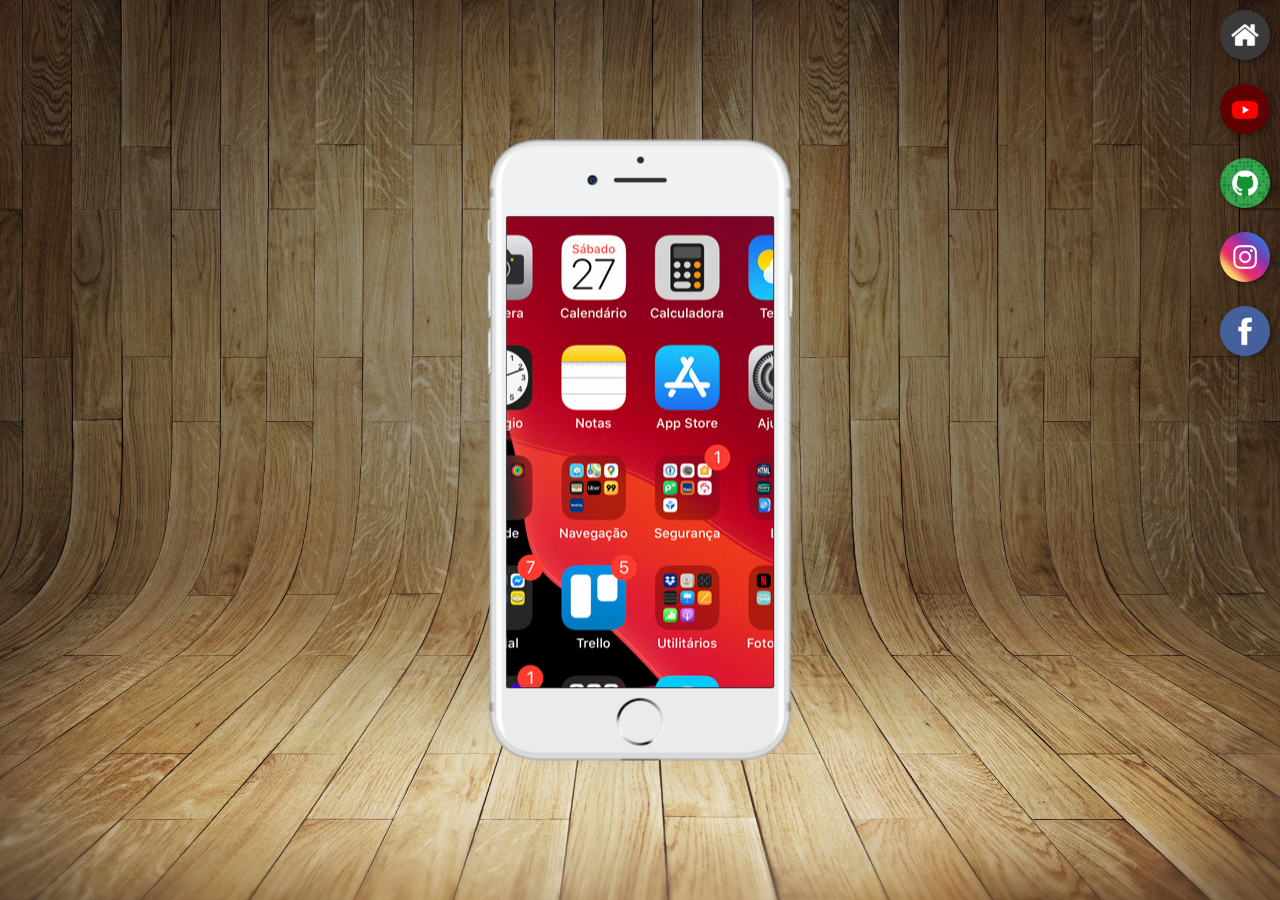
<file: index.html>
<!DOCTYPE html>
<html lang="pt-br">
<head>
    <meta charset="UTF-8">
    <meta http-equiv="X-UA-Compatible" content="IE=edge">
    <meta name="viewport" content="width=device-width, initial-scale=1.0">
    <link rel="shortcut icon" href="favicon.ico" type="image/x-icon">
    <link rel="stylesheet" href="estilos/style.css">
    <title>Projeto redes sociais</title>
</head>
<body>
        <main>
            <section id="telefone">
                <iframe src="home.html" name="tela" id="tela" 
                frameborder="0">
                    Seu navegador não é compatível com isso. 
                </iframe>

            </section>
            <section id="redes-sociais">
                <a href="home.html" target="tela"><img src="imagens/logo-home.jpg" alt=""></a> <br>
                <a href="youtube.html" target="tela"><img src="imagens/logo-youtube.jpg" alt=""></a> <br>
                <a href="github.html" target="tela"><img src="imagens/logo-github.jpg" alt=""></a> <br>
                <a href="instagram.html" target="tela"><img src="imagens/logo-instagram.jpg" alt=""></a> <br>
                <a href="facebook.html" target="tela"><img src="imagens/logo-facebook.jpg" alt=""></a> <br>
            </section>
        </main>
</body>
</html>
</file>
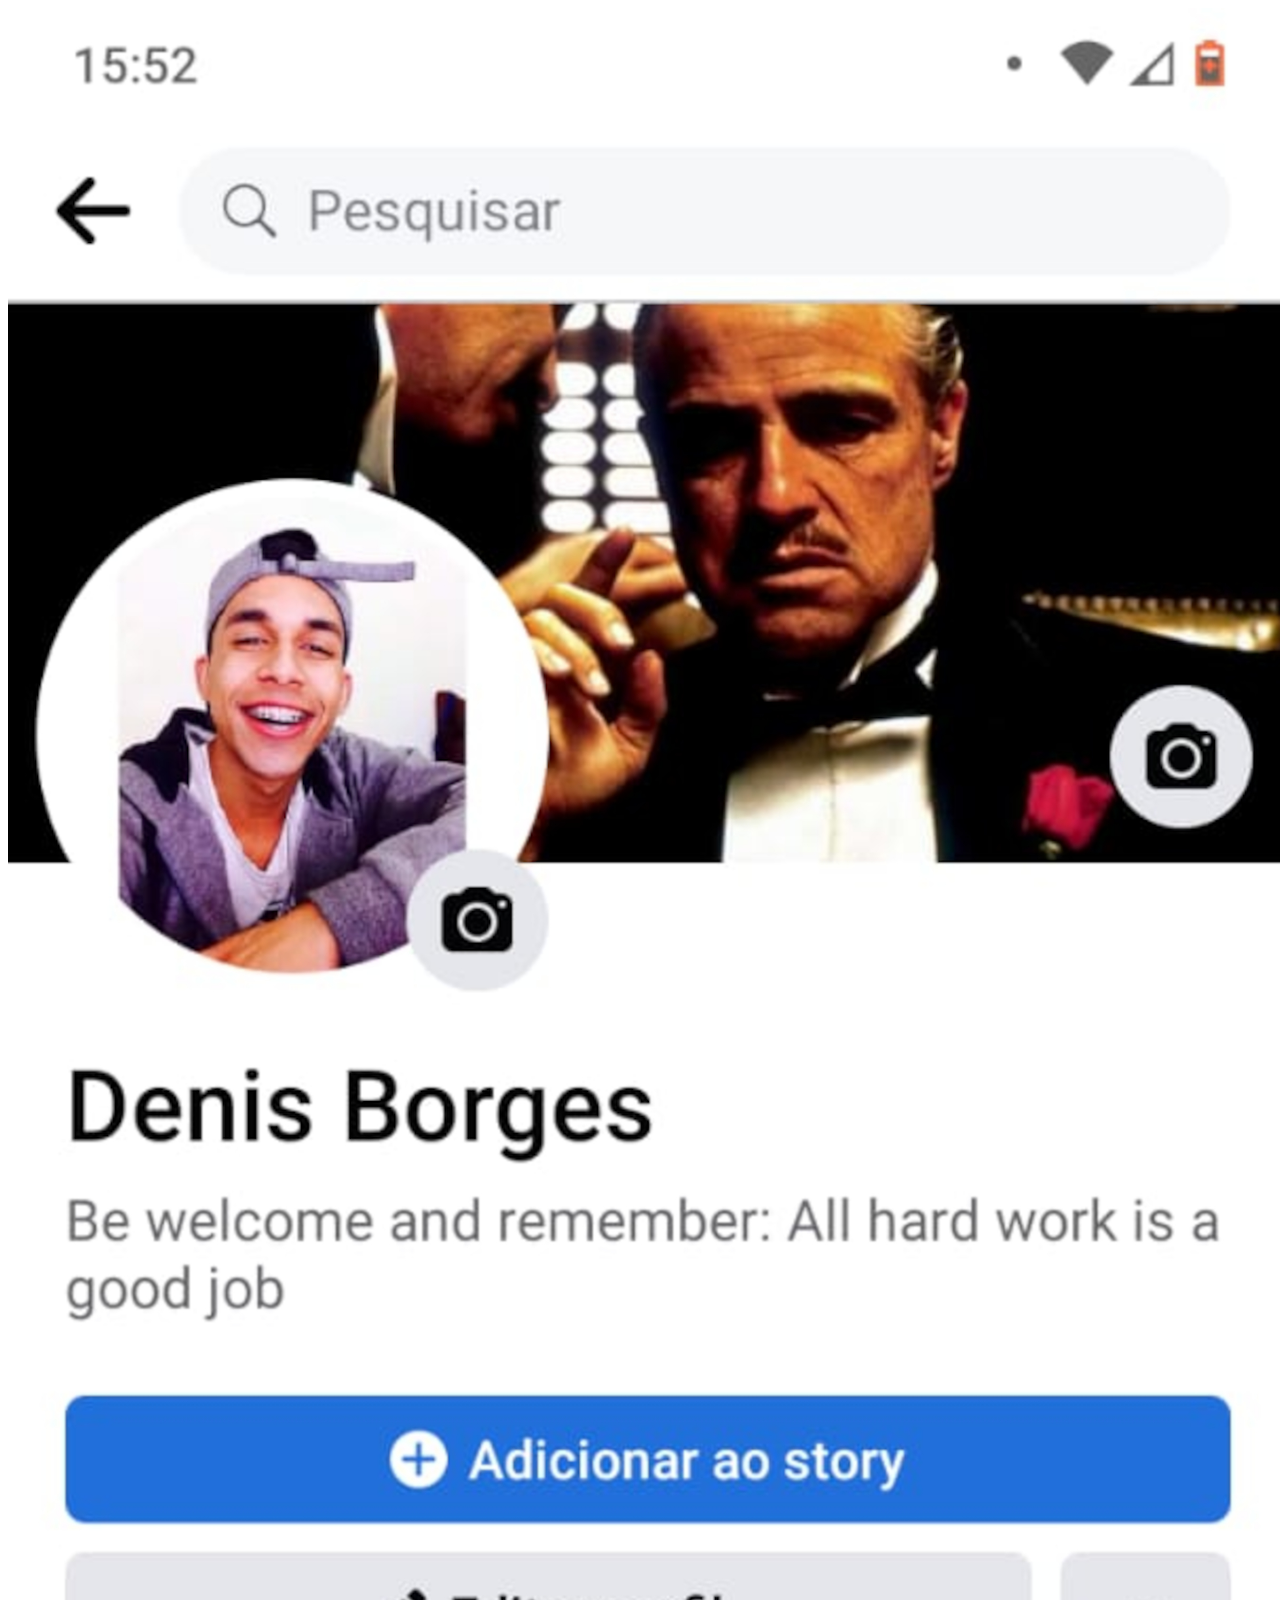
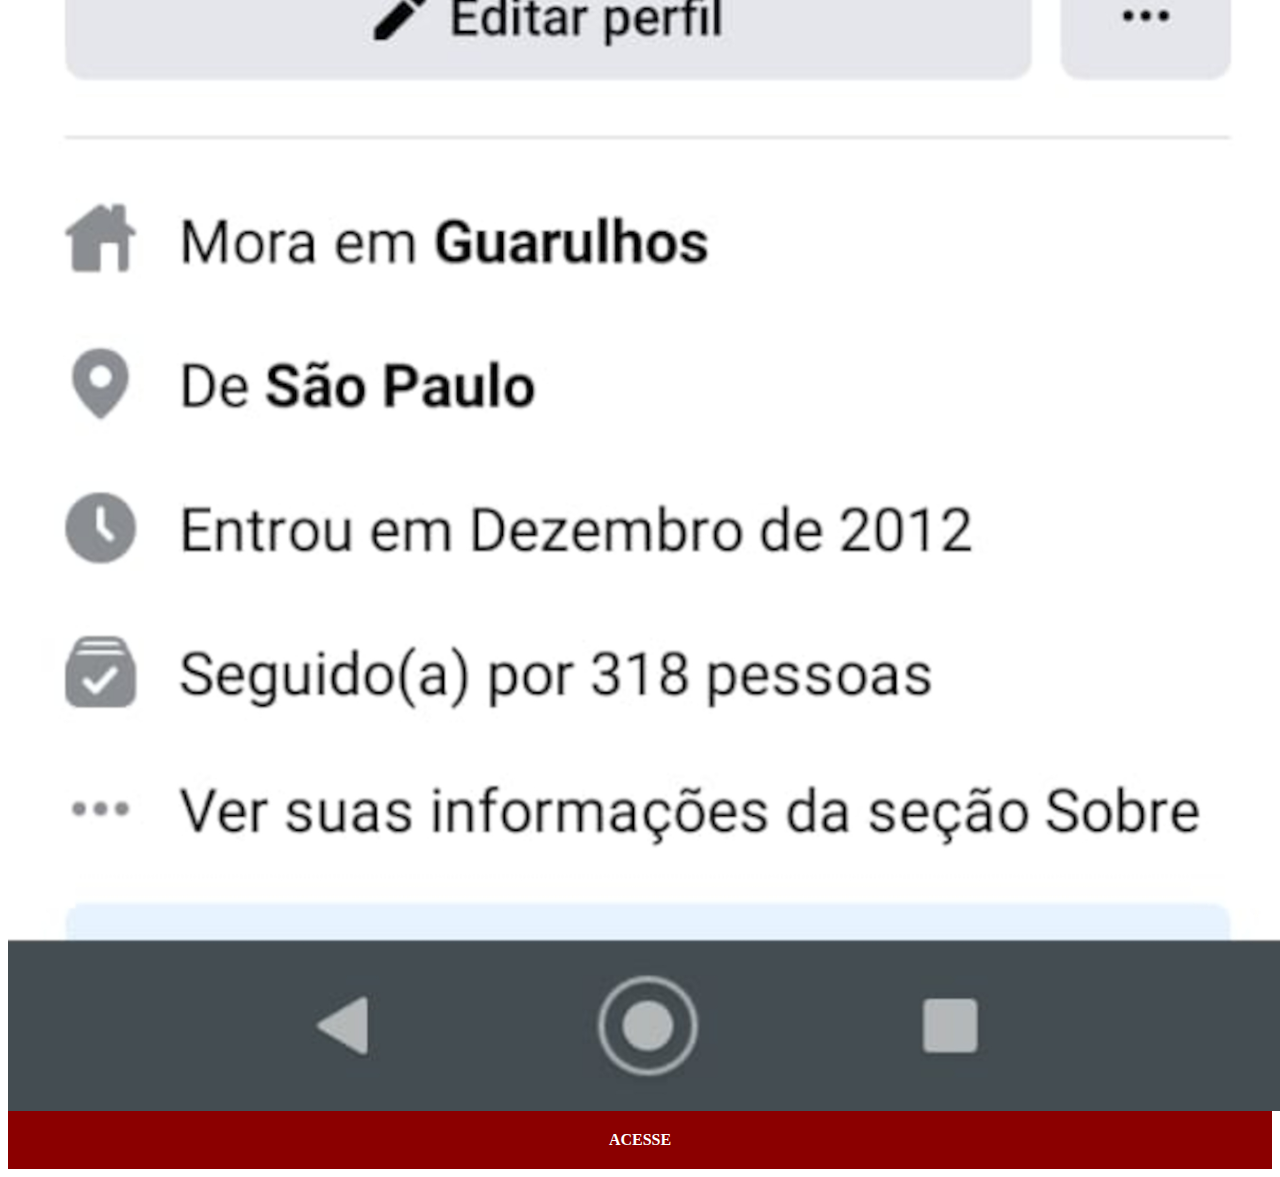
<file: facebook.html>
<!DOCTYPE html>
<html lang="pt-br">
<head>
    <meta charset="UTF-8">
    <meta http-equiv="X-UA-Compatible" content="IE=edge">
    <meta name="viewport" content="width=device-width, initial-scale=1.0">
    <title>Facebook</title>
    <link rel="stylesheet" href="estilos/social.css">
</head>
<body>
    <img src="imagens/facebook-me2.jpeg" alt="facebook">
    <a href="https://www.facebook.com/denissousab" target="_blank">ACESSE</a>
</body>
</html>
</file>
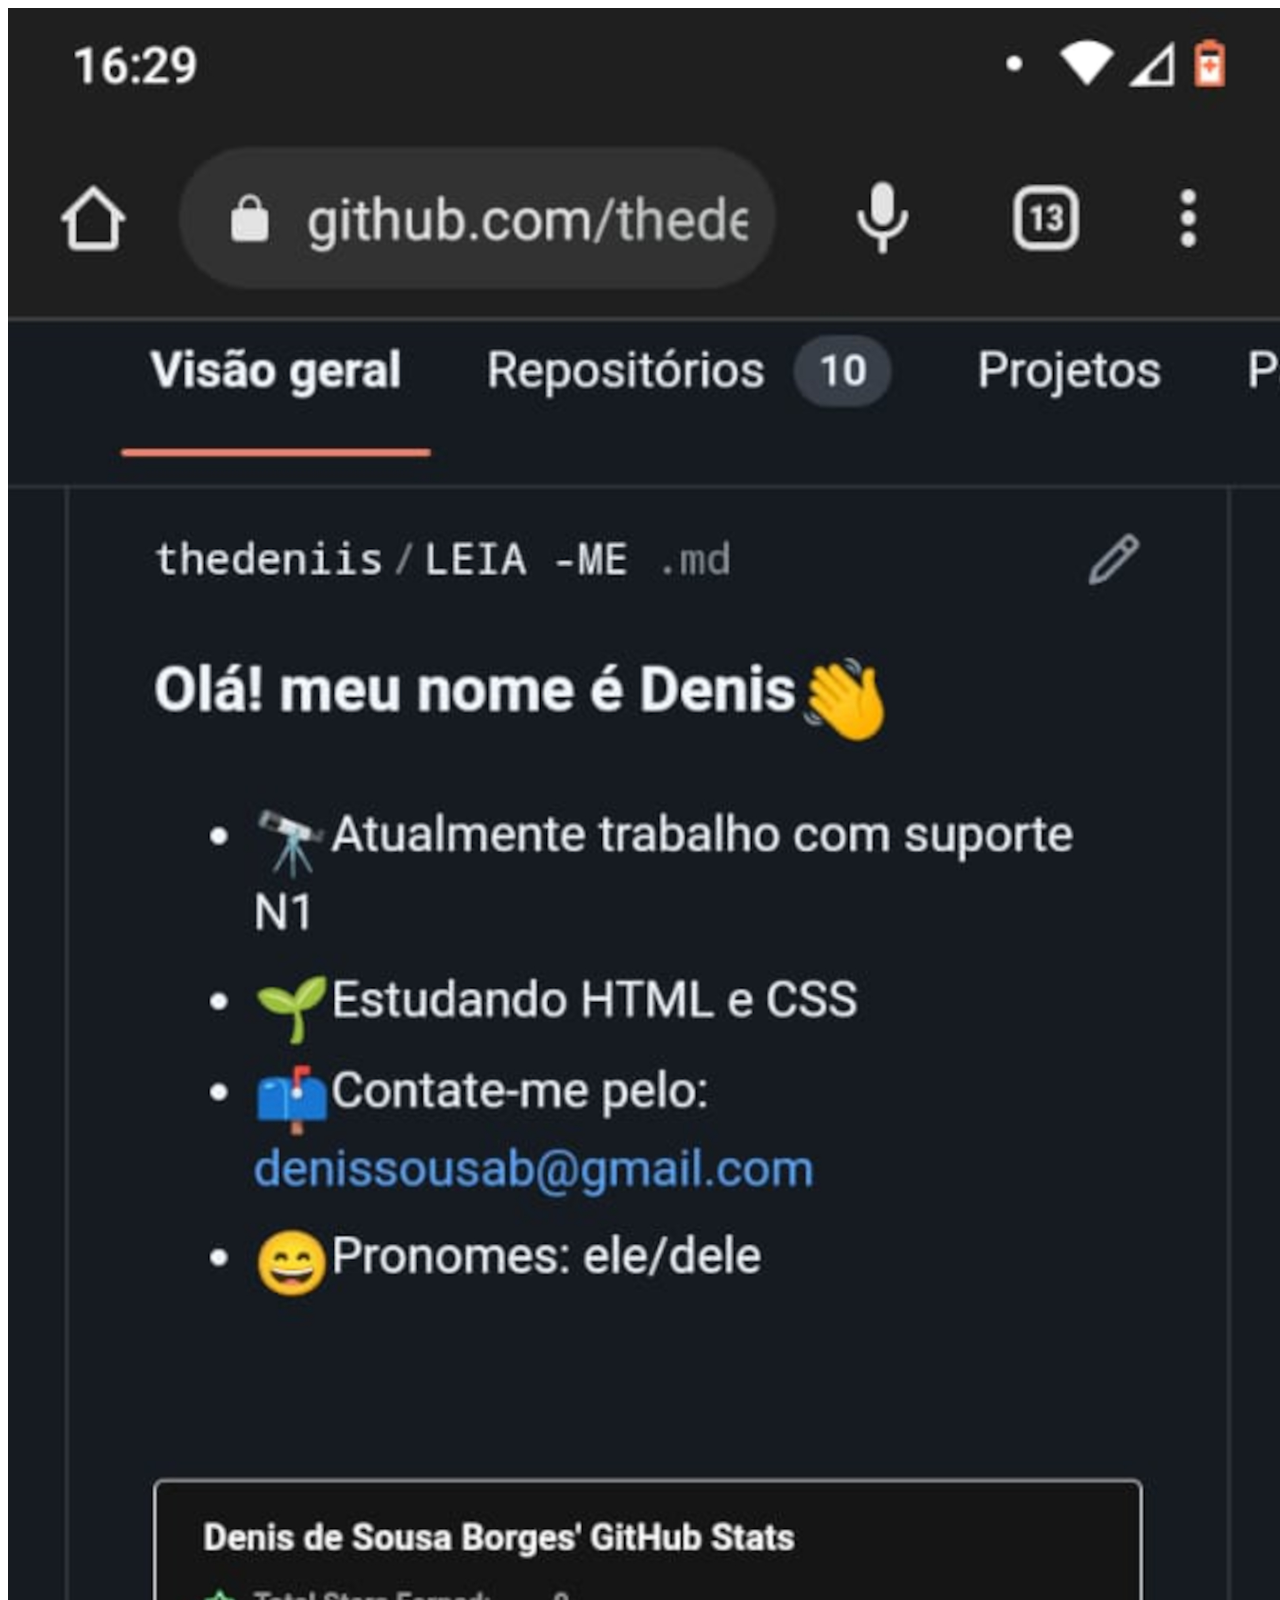
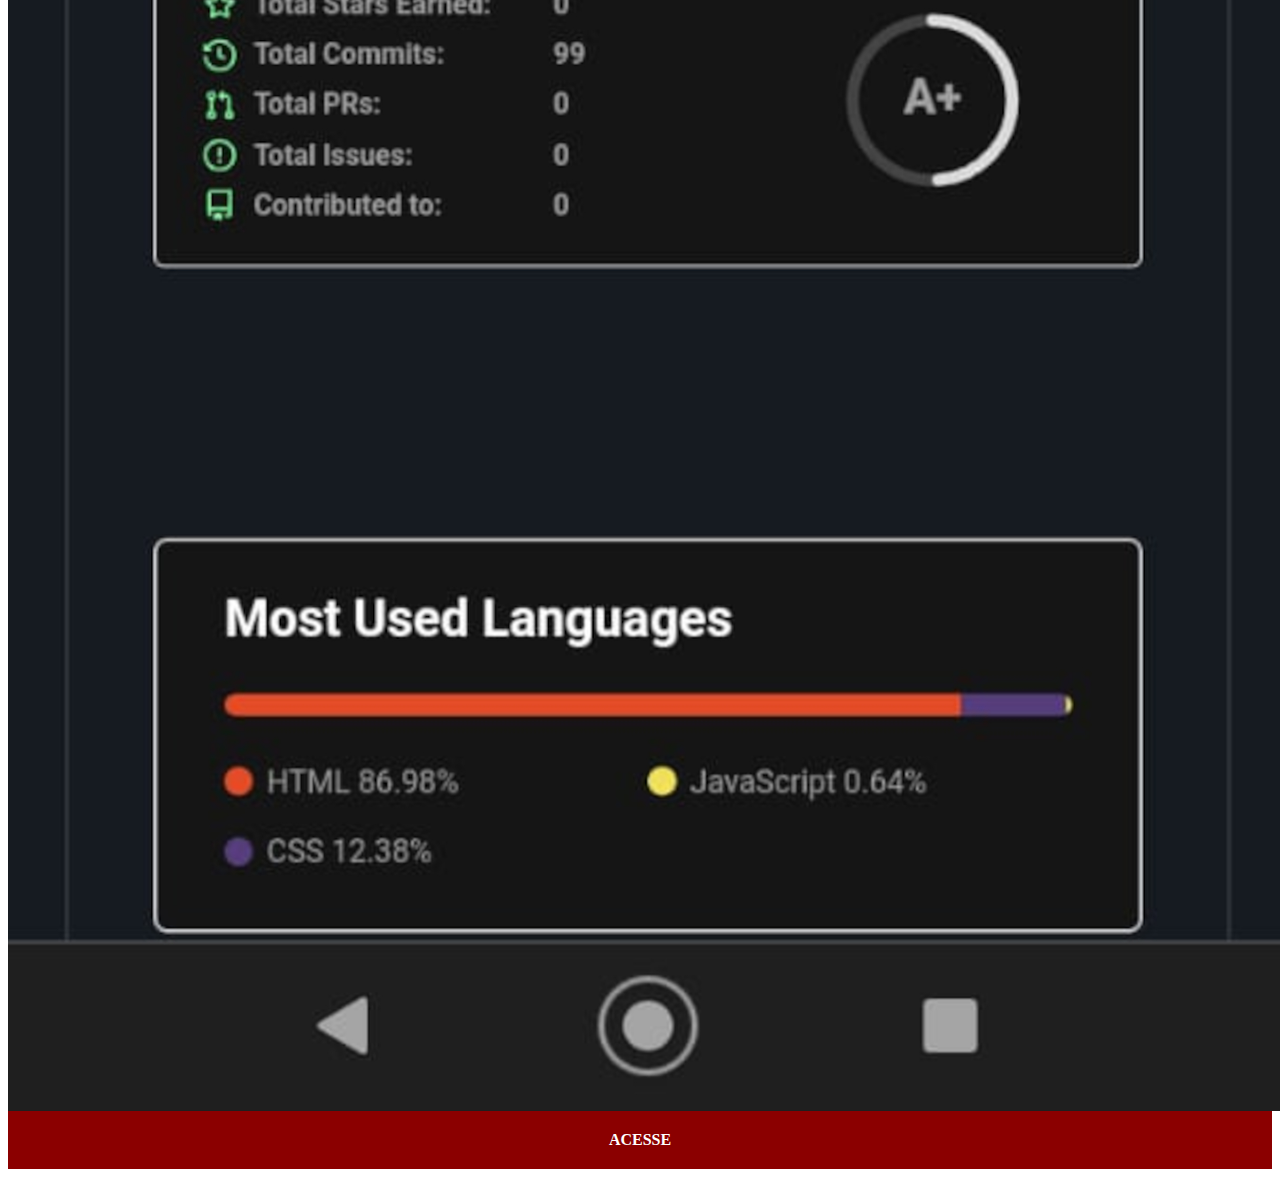
<file: github.html>
<!DOCTYPE html>
<html lang="pt-br">
<head>
    <meta charset="UTF-8">
    <meta http-equiv="X-UA-Compatible" content="IE=edge">
    <meta name="viewport" content="width=device-width, initial-scale=1.0">
    <title>GitHub</title>
    <link rel="stylesheet" href="estilos\social.css">
</head>
<body>
    <img src="imagens/github-m3.jpeg" alt="GitHub">
    <a href="https://github.com/thedeniis" target="_blank">ACESSE</a>
</body>
</html>
</file>
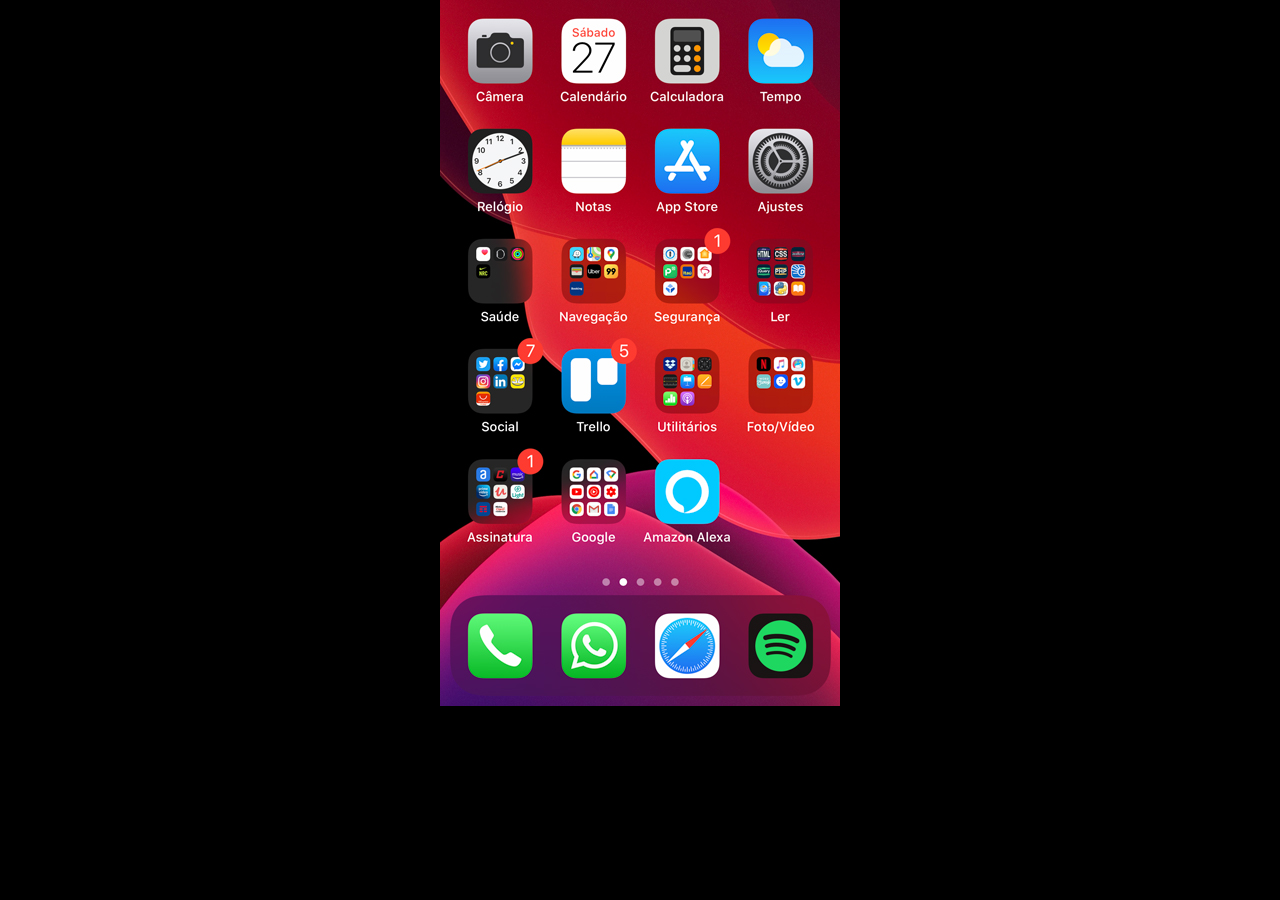
<file: home.html>
<!DOCTYPE html>
<html lang="pt-br">
<head>
    <meta charset="UTF-8">
    <meta http-equiv="X-UA-Compatible" content="IE=edge">
    <meta name="viewport" content="width=device-width, initial-scale=1.0">
    <title>HOME</title>
</head>
<style>
    *
    {
        margin: 0px;
        padding: 0px;
    }
    body
    {
        width: 100vw;
        height: 100vh;
        background: black url('imagens/tela-home.jpg') no-repeat top center;
    }
</style>
<body>
    
</body>
</html>
</file>
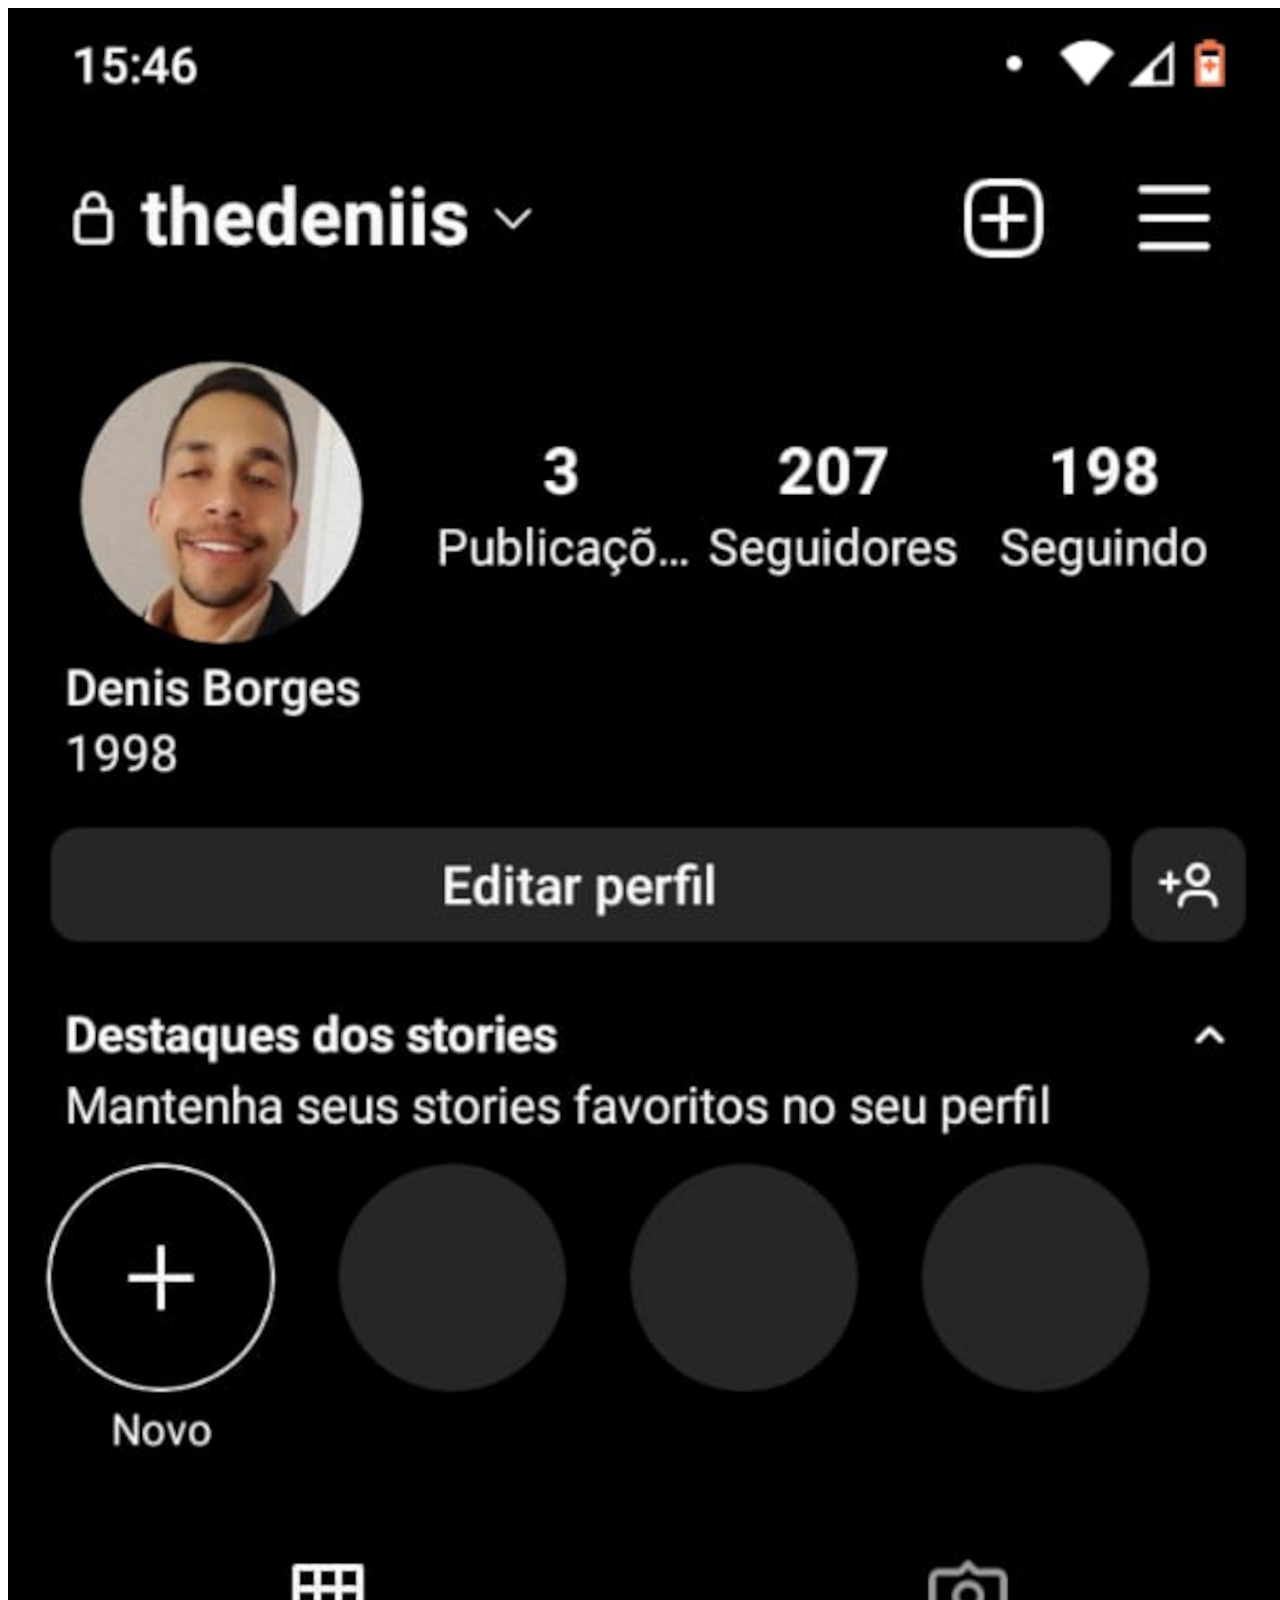
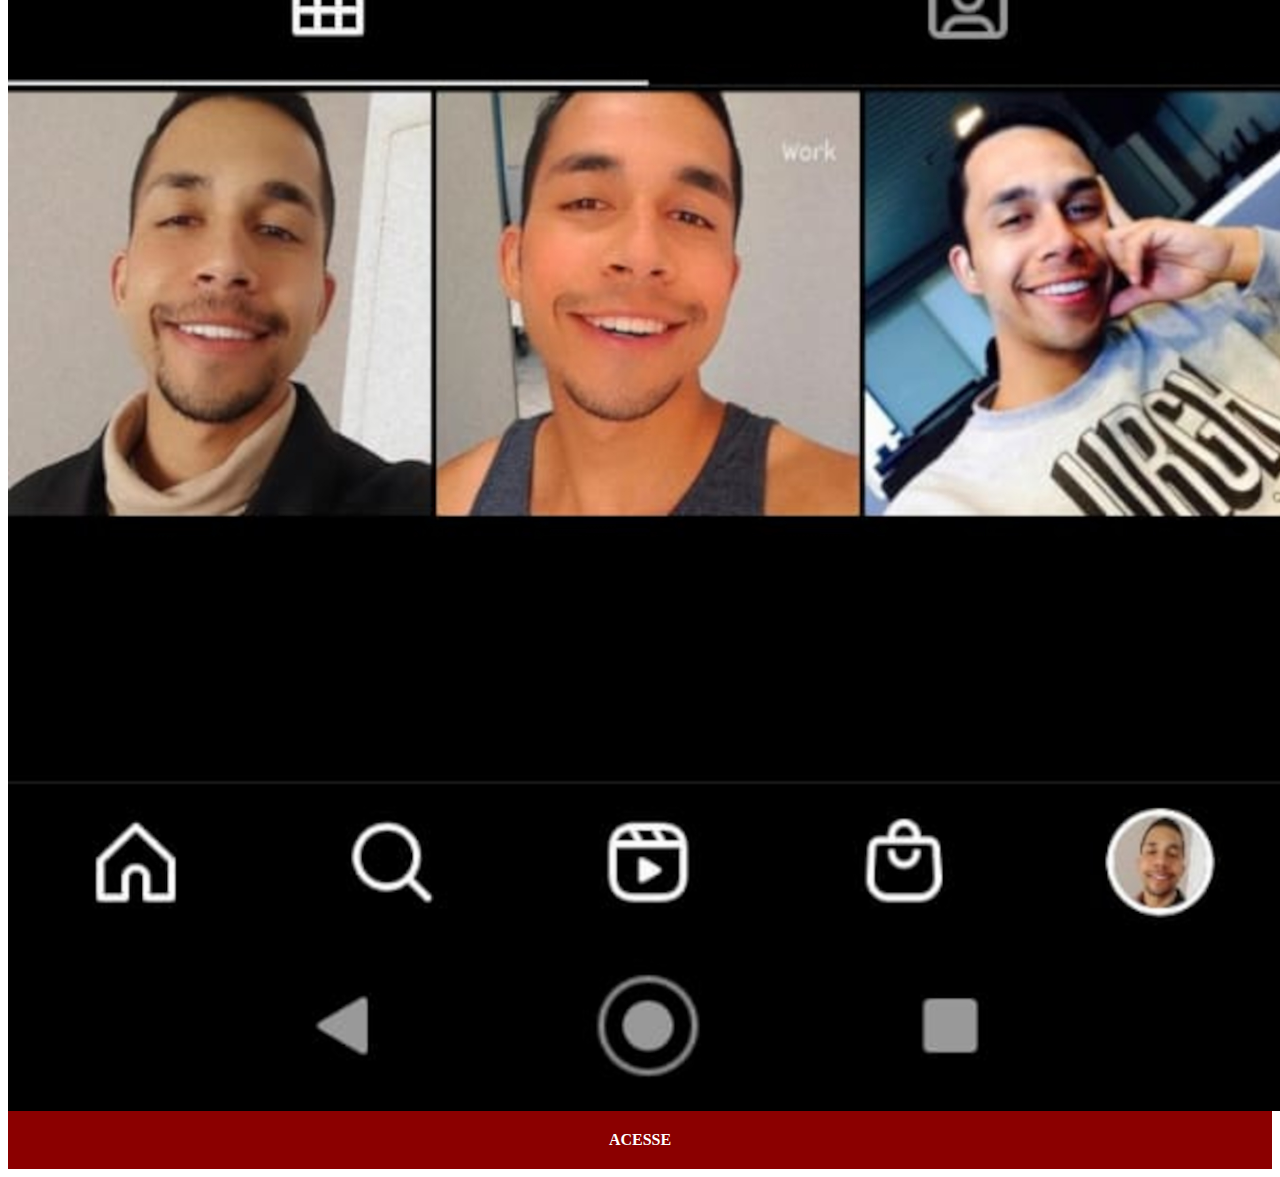
<file: instagram.html>
<!DOCTYPE html>
<html lang="pt-br">
<head>
    <meta charset="UTF-8">
    <meta http-equiv="X-UA-Compatible" content="IE=edge">
    <meta name="viewport" content="width=device-width, initial-scale=1.0">
    <title>Instagram</title>
    <link rel="stylesheet" href="estilos/social.css">
</head>
<body>
    <img src="imagens/instagram-me1.jpeg" alt="instagram">
    <a href="https://www.instagram.com/thedeniis/" 
    target="_blank">ACESSE</a>
</body>
</html>
</file>
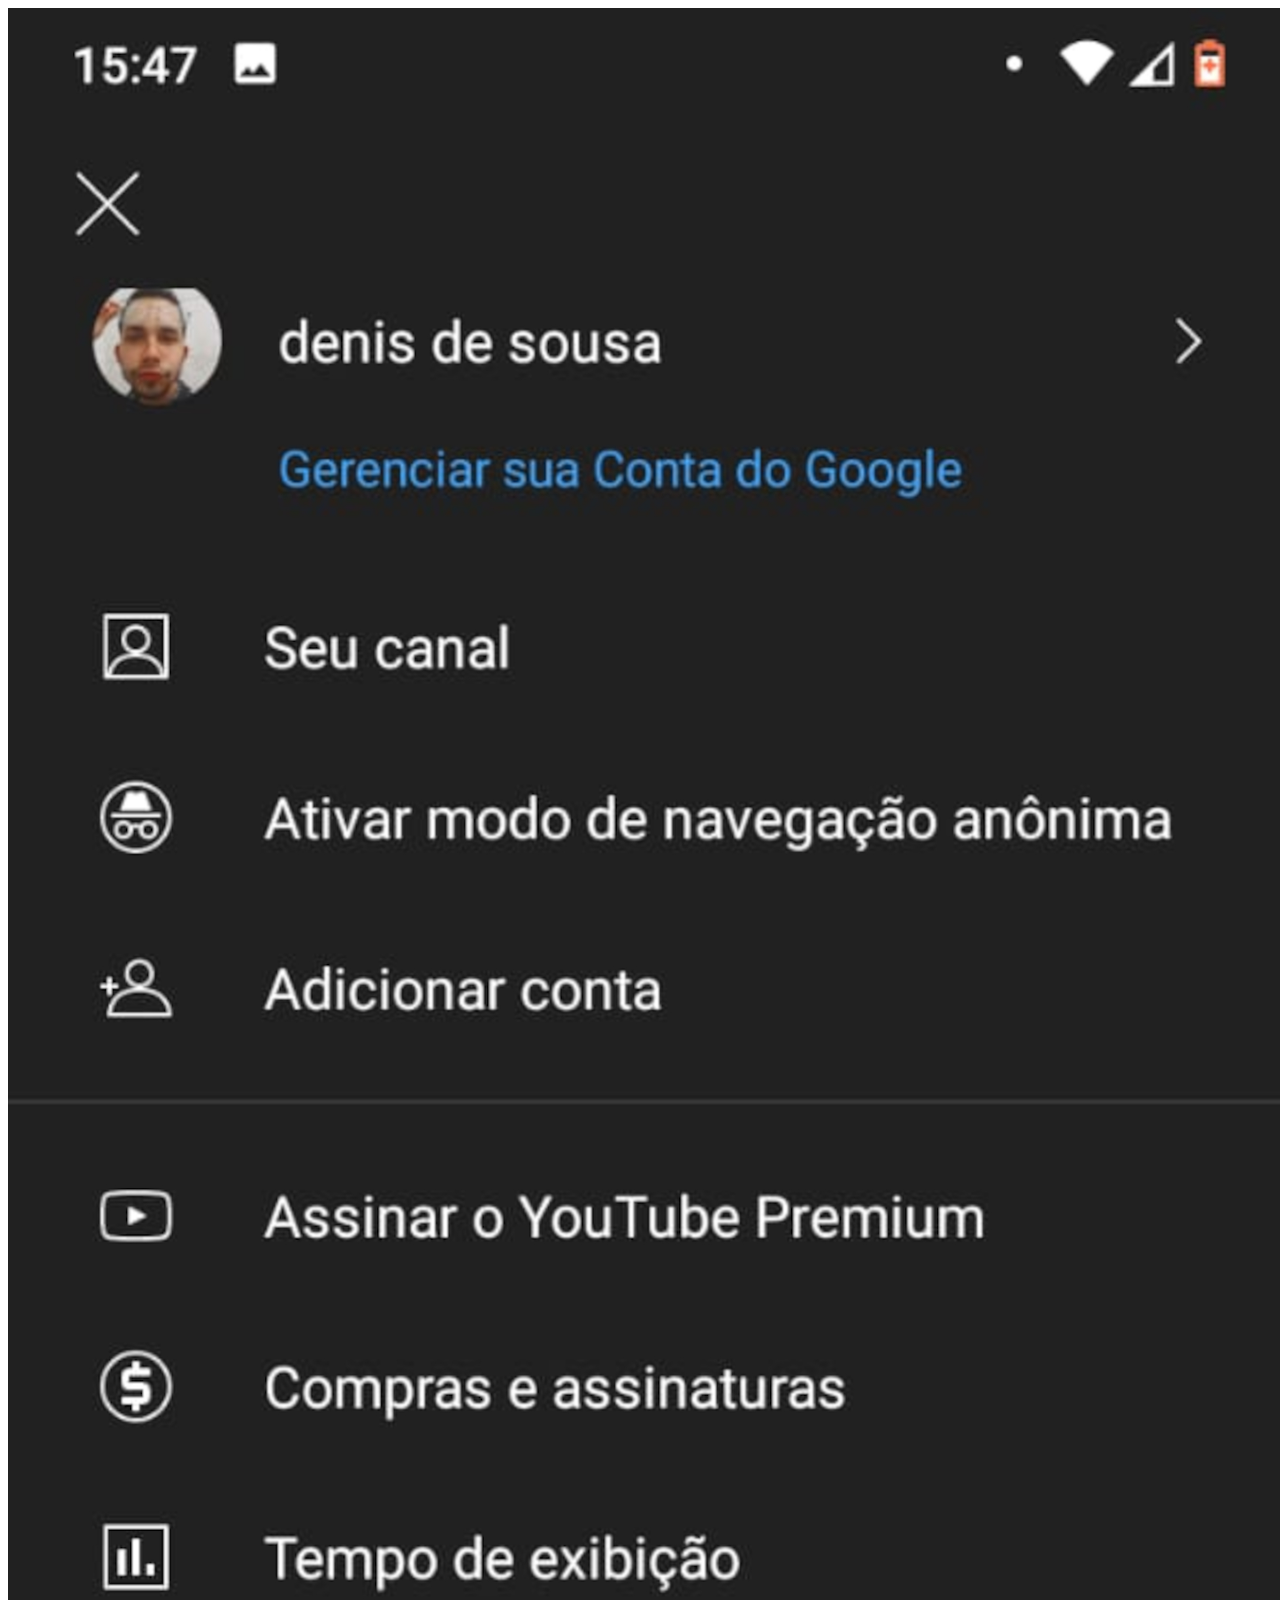
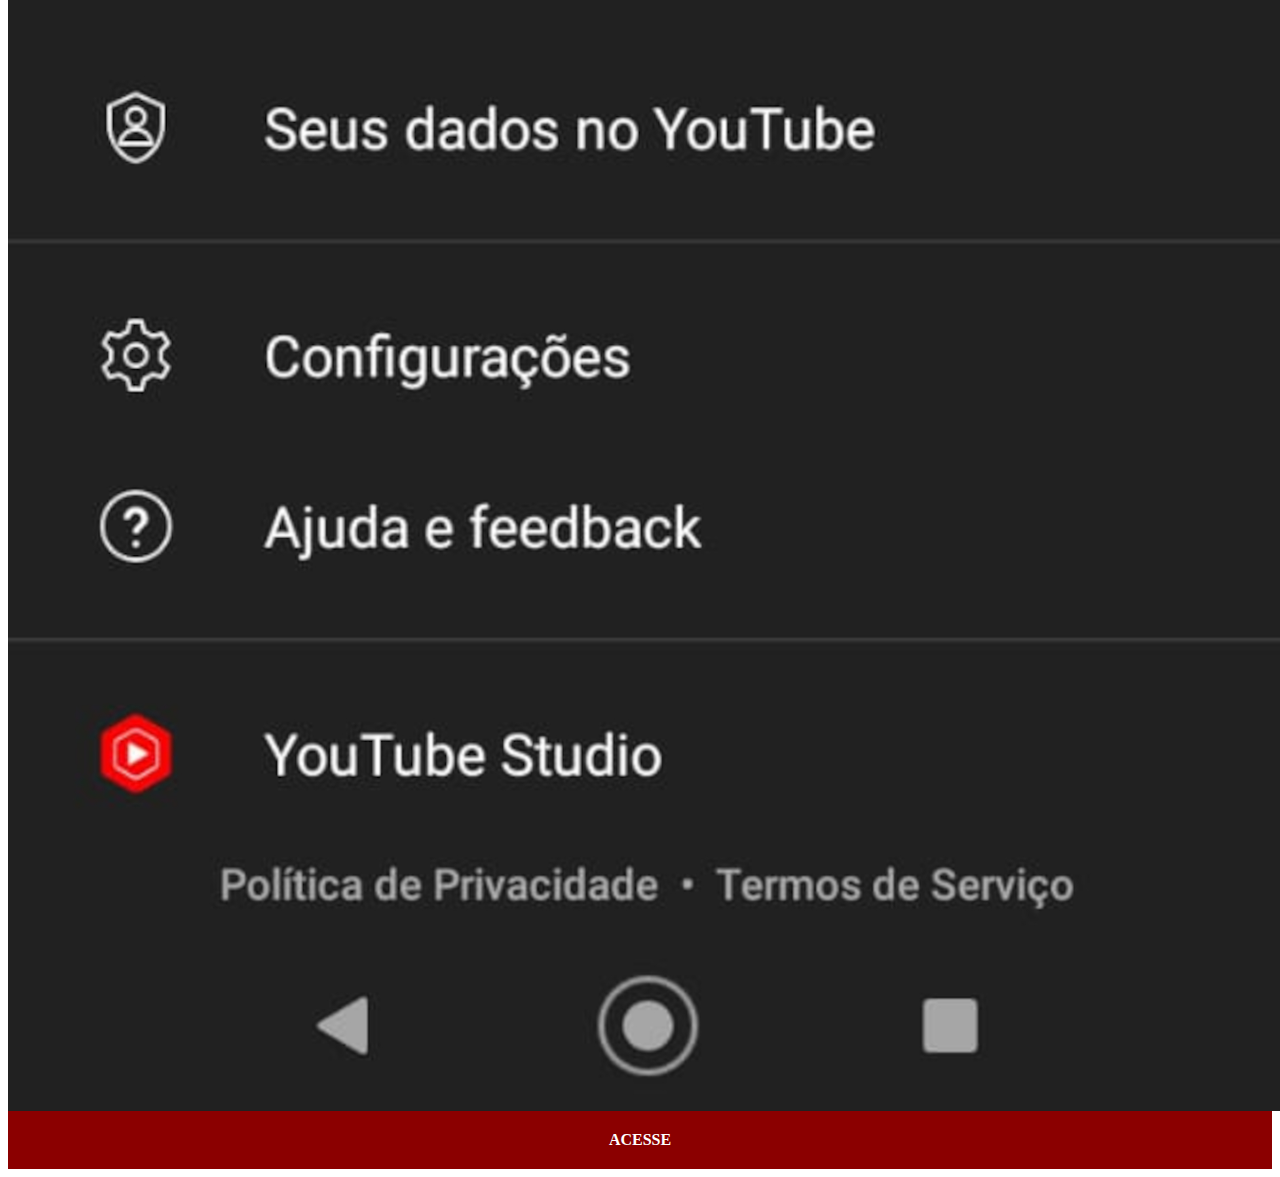
<file: youtube.html>
<!DOCTYPE html>
<html lang="pt-br">
<head>
    <meta charset="UTF-8">
    <meta http-equiv="X-UA-Compatible" content="IE=edge">
    <meta name="viewport" content="width=device-width, initial-scale=1.0">
    <title>Youtube</title>
    <link rel="stylesheet" href="estilos/social.css">
</head>
<body>
    <img src="imagens/youtube-me.jpeg" alt="youtube">
    <a href="https://www.youtube.com/playlist?list=PLSaKuGF2O-XcyRBe0NBWeYjXBd1cqrjHd" target="_blank">ACESSE</a>
</body>
</html>
</file>
<file: estilos/style.css>
@charset "UTF-8";

* 
{
    margin: 0px;
    padding: 0px;
    font-family: Arial, Helvetica, sans-serif;
}

html, body
{
    height: 100vh; 
    width: 100vw;
    background-color: black;
    
}
body
{
    
    background: url('../imagens/fundo-madeira.jpg') no-repeat top center; 
    background-size: cover;
    background-attachment: fixed;
    
}
main
{
    position: relative;
    height: 100vh;
    
}

section#telefone
{
    position: absolute;
    top: 50%;
    left: 50%;
    transform: translate(-50%, -50%);

    height: 627px;
    width: 311px;
    background: url('../imagens/frame-iphone.png') no-repeat;
}

iframe#tela
{
    position: relative;
    top: 80px;
    left: 22px;
    width: 267px;
    height: 471px;
}
section#redes-sociais
{
    text-align: right;
}
section#redes-sociais img
{
    width: 50px;
    margin: 10px;
    border-radius: 50%;
    box-shadow: 2px 2px 5px rgba(0, 0, 0, 0.400);
    box-sizing: border-box;
}
section#redes-sociais img:hover
{
    border: 2px solid rgba(255, 255, 255, 0.637);
    transform: translate(-3px -3px);
    box-shadow: 5px 5px 10px black;
    transition: transform .5;
}
</file>
<file: estilos/social.css>
@charset "UTF-8"

*
{
    margin: 0px;
    padding: 0px;
    font-family: 'Franklin Gothic Medium', 'Arial Narrow', Arial, sans-serif;
}
::-webkit-scrollbar
{
    width: 0px;
    height: 0px;
}
img
{
    width: 100vw;
    display: block;

}
a
{
    display: block;
    background-color: darkred;
    color: white;
    padding: 20px;
    text-align: center;
    font-weight: bolder;
    text-decoration: none;
}
a:hover
{
    background-color: red;
}
</file>
